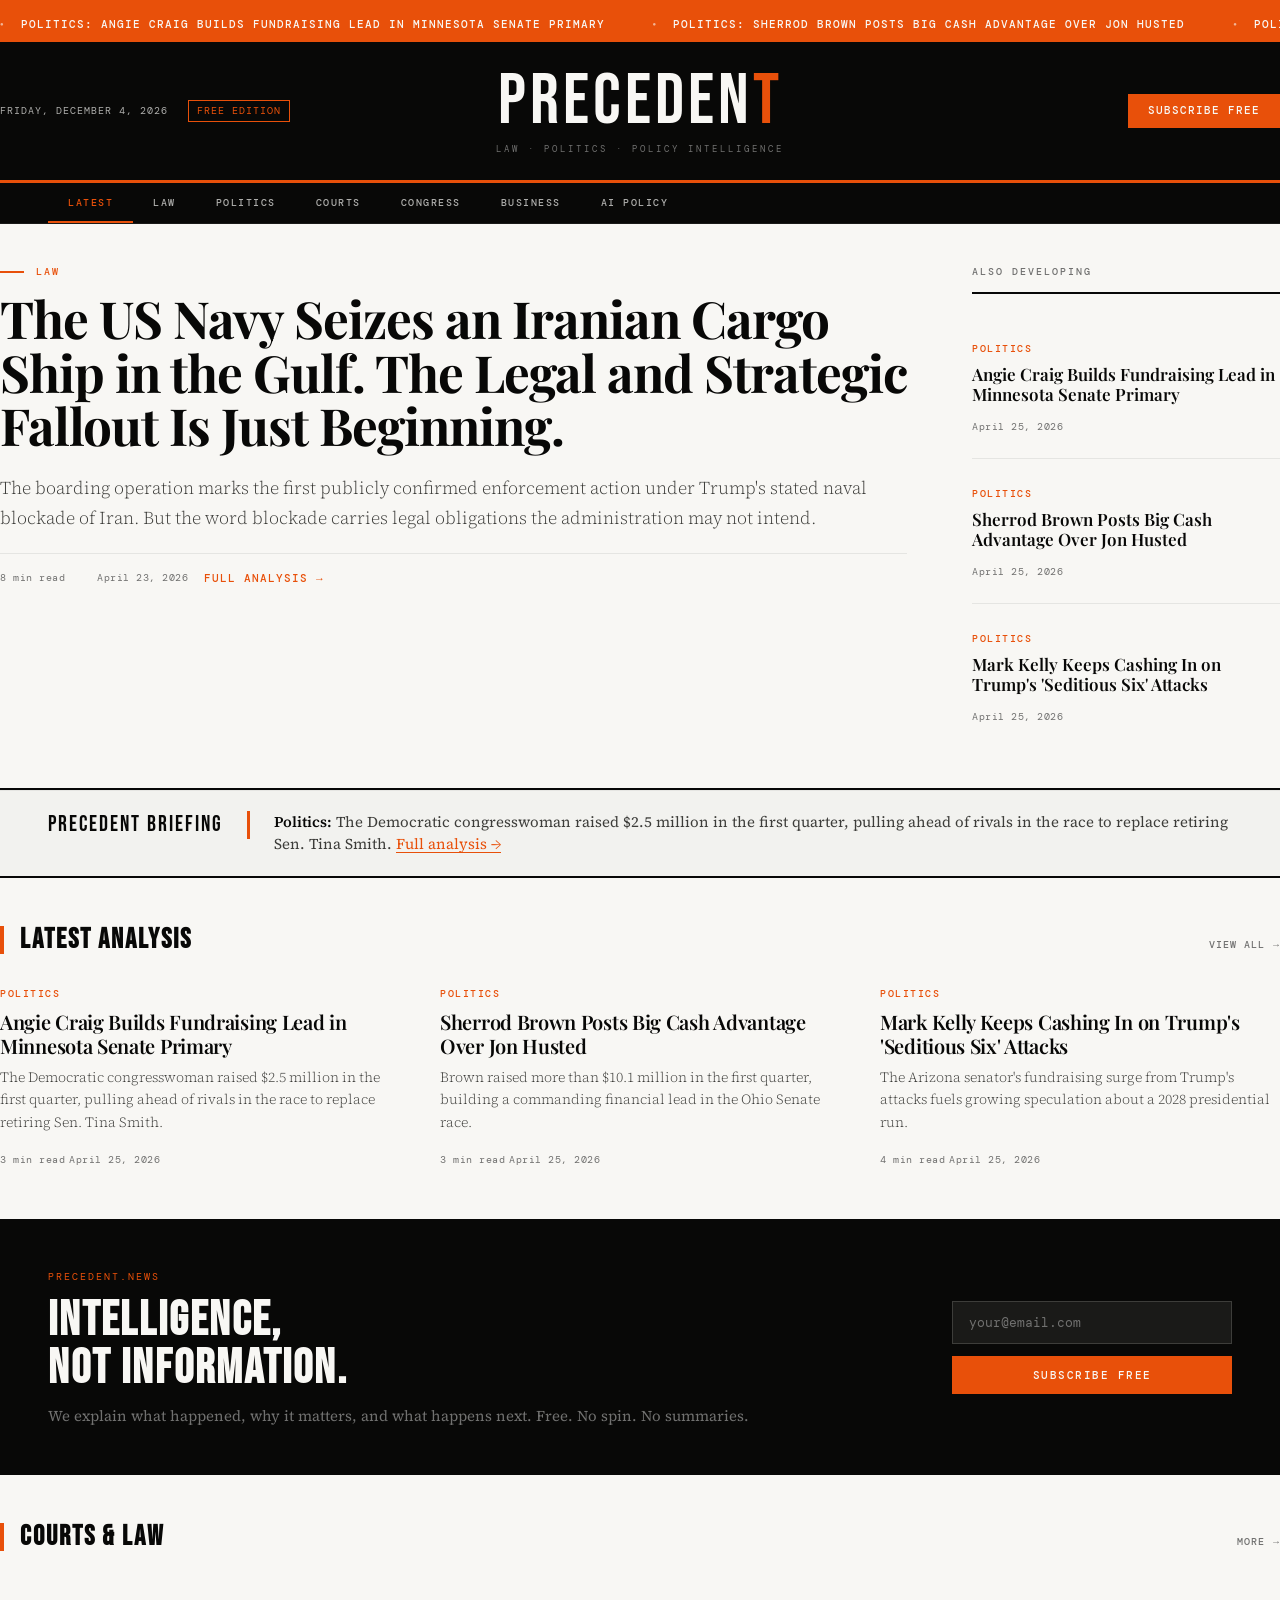
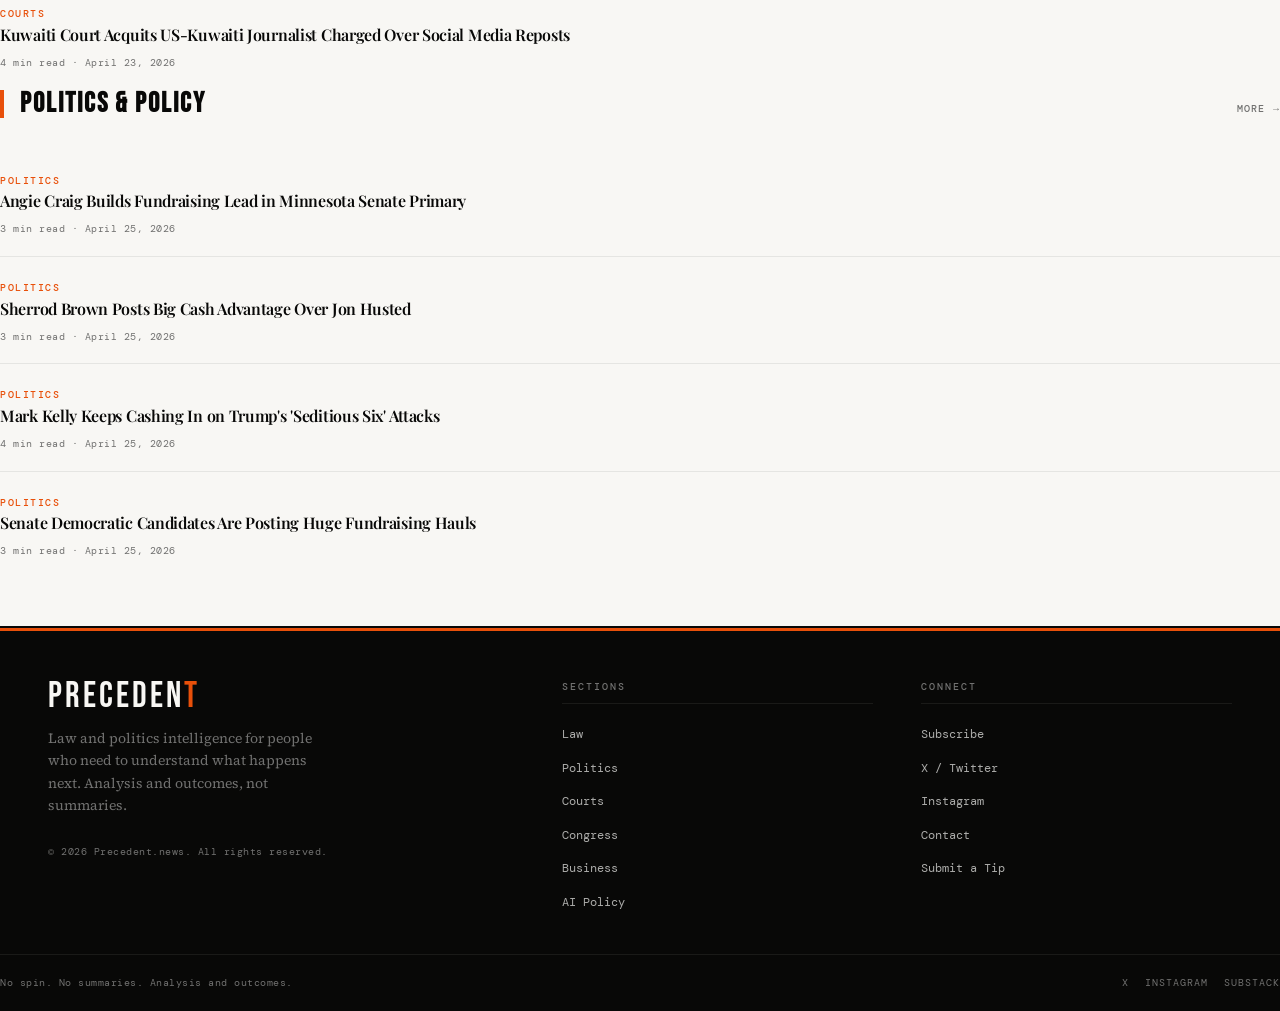
<file: index.html>
<!DOCTYPE html>
<html lang="en">
<head>
  <meta charset="UTF-8">
  <meta name="viewport" content="width=device-width, initial-scale=1.0">
  <meta name="description" content="Precedent.news — Law, politics, and policy intelligence. Analysis and outcomes, not summaries.">
  <meta name="theme-color" content="#080807">
  <meta property="og:title" content="Precedent.news">
  <meta property="og:description" content="Law, politics, and policy intelligence. Analysis and outcomes, not summaries.">
  <meta property="og:type" content="website">
  <meta property="og:url" content="https://precedent.news">
  <meta name="twitter:card" content="summary_large_image">
  <meta name="twitter:site" content="@precedentbrief">
  <title>Precedent.news — Law, Politics, and Policy Intelligence</title>
  <link rel="stylesheet" href="src/styles/tokens.css">
  <link rel="stylesheet" href="src/styles/base.css">
  <link rel="stylesheet" href="src/styles/main.css">
</head>
<body>

  <a class="skip-link" href="#main-content">Skip to content</a>

  <!-- BREAKING TICKER -->
  <div class="ticker" aria-label="Breaking news ticker">
    <div id="ticker-track"></div>
  </div>

  <!-- MASTHEAD -->
  <header class="masthead" role="banner">
    <div class="masthead__inner wrap">
      <div class="masthead__left">
        <span class="masthead__date"></span>
        <span class="masthead__edition">Free Edition</span>
      </div>
      <div class="masthead__brand">
        <div class="masthead__name">Preceden<em>t</em></div>
        <div class="masthead__tagline">Law &middot; Politics &middot; Policy Intelligence</div>
      </div>
      <div class="masthead__right">
        <a class="masthead__subscribe" href="#subscribe">Subscribe Free</a>
      </div>
    </div>
  </header>

  <!-- NAVIGATION -->
  <nav class="site-nav" aria-label="Main navigation">
    <div class="site-nav__inner wrap">
      <a class="site-nav__link site-nav__link--active" href="/">Latest</a>
      <a class="site-nav__link" href="/pages/section.html?s=law">Law</a>
      <a class="site-nav__link" href="/pages/section.html?s=politics">Politics</a>
      <a class="site-nav__link" href="/pages/section.html?s=courts">Courts</a>
      <a class="site-nav__link" href="/pages/section.html?s=congress">Congress</a>
      <a class="site-nav__link" href="/pages/section.html?s=business">Business</a>
      <a class="site-nav__link" href="/pages/section.html?s=ai-policy">AI Policy</a>
    </div>
  </nav>

  <main id="main-content">

    <!-- HERO -->
    <section class="hero wrap" aria-labelledby="lead-story-title">
      <div id="hero-container"></div>
    </section>

    <!-- BRIEFING BAR -->
    <div class="briefing-bar" id="briefing-bar" role="complementary" aria-label="Precedent briefing"></div>

    <!-- LATEST ANALYSIS -->
    <section class="feed wrap" aria-labelledby="latest-title">
      <div class="section-hd" data-reveal>
        <h2 class="section-hd__title" id="latest-title">Latest Analysis</h2>
        <a class="section-hd__link" href="/pages/latest.html">View all</a>
      </div>
      <div class="feed__grid-3" id="latest-feed"></div>
    </section>

    <!-- SUBSCRIBE -->
    <section class="subscribe-block" id="subscribe" aria-labelledby="subscribe-title">
      <div class="subscribe-block__inner wrap">
        <div class="subscribe-block__copy">
          <div class="subscribe-block__eyebrow">Precedent.news</div>
          <h2 class="subscribe-block__title" id="subscribe-title">Intelligence,<br>not information.</h2>
          <p class="subscribe-block__sub">We explain what happened, why it matters, and what happens next. Free. No spin. No summaries.</p>
        </div>
        <form class="subscribe-block__form" onsubmit="handleSubscribe(event)">
          <input
            class="subscribe-block__input"
            type="email"
            placeholder="your@email.com"
            required
            aria-label="Email address"
          >
          <button class="subscribe-block__btn" type="submit">Subscribe Free</button>
        </form>
      </div>
    </section>

    <!-- CATEGORY COLUMNS -->
    <section class="feed wrap" aria-labelledby="courts-title" style="padding-top: var(--s12);">
      <div class="two-col">
        <div>
          <div class="section-hd" data-reveal>
            <h2 class="section-hd__title" id="courts-title">Courts &amp; Law</h2>
            <a class="section-hd__link" href="/pages/section.html?s=courts">More</a>
          </div>
          <div id="courts-feed"></div>
        </div>
        <div>
          <div class="section-hd" data-reveal>
            <h2 class="section-hd__title" id="politics-title">Politics &amp; Policy</h2>
            <a class="section-hd__link" href="/pages/section.html?s=politics">More</a>
          </div>
          <div id="politics-feed"></div>
        </div>
      </div>
    </section>

  </main>

  <!-- FOOTER -->
  <footer class="site-footer" role="contentinfo">
    <div class="footer__grid wrap">
      <div class="footer__brand">
        <div class="footer__brand-name">Preceden<span>t</span></div>
        <p class="footer__brand-desc">Law and politics intelligence for people who need to understand what happens next. Analysis and outcomes, not summaries.</p>
        <span class="footer__copy">&copy; 2026 Precedent.news. All rights reserved.</span>
      </div>
      <div>
        <div class="footer__col-title">Sections</div>
        <ul class="footer__links">
          <li><a href="/pages/section.html?s=law">Law</a></li>
          <li><a href="/pages/section.html?s=politics">Politics</a></li>
          <li><a href="/pages/section.html?s=courts">Courts</a></li>
          <li><a href="/pages/section.html?s=congress">Congress</a></li>
          <li><a href="/pages/section.html?s=business">Business</a></li>
          <li><a href="/pages/section.html?s=ai-policy">AI Policy</a></li>
        </ul>
      </div>
      <div>
        <div class="footer__col-title">Connect</div>
        <ul class="footer__links">
          <li><a href="#subscribe">Subscribe</a></li>
          <li><a href="https://x.com/precedentbrief" target="_blank" rel="noopener">X / Twitter</a></li>
          <li><a href="https://instagram.com/precedentbrief" target="_blank" rel="noopener">Instagram</a></li>
          <li><a href="mailto:hello@precedent.news">Contact</a></li>
          <li><a href="mailto:tips@precedent.news">Submit a Tip</a></li>
        </ul>
      </div>
    </div>
    <div class="footer__bottom wrap">
      <span class="footer__copy">No spin. No summaries. Analysis and outcomes.</span>
      <div class="footer__social">
        <a href="https://x.com/precedentbrief" target="_blank" rel="noopener">X</a>
        <a href="https://instagram.com/precedentbrief" target="_blank" rel="noopener">Instagram</a>
        <a href="https://precedentbrief.substack.com" target="_blank" rel="noopener">Substack</a>
      </div>
    </div>
  </footer>

  <script type="module" src="src/scripts/main.js"></script>
  <script>
    function handleSubscribe(e) {
      e.preventDefault();
      const email = e.target.querySelector('input').value;
      window.open(`https://precedentbrief.substack.com?email=${encodeURIComponent(email)}`, '_blank');
    }
  </script>

</body>
</html>
</file>
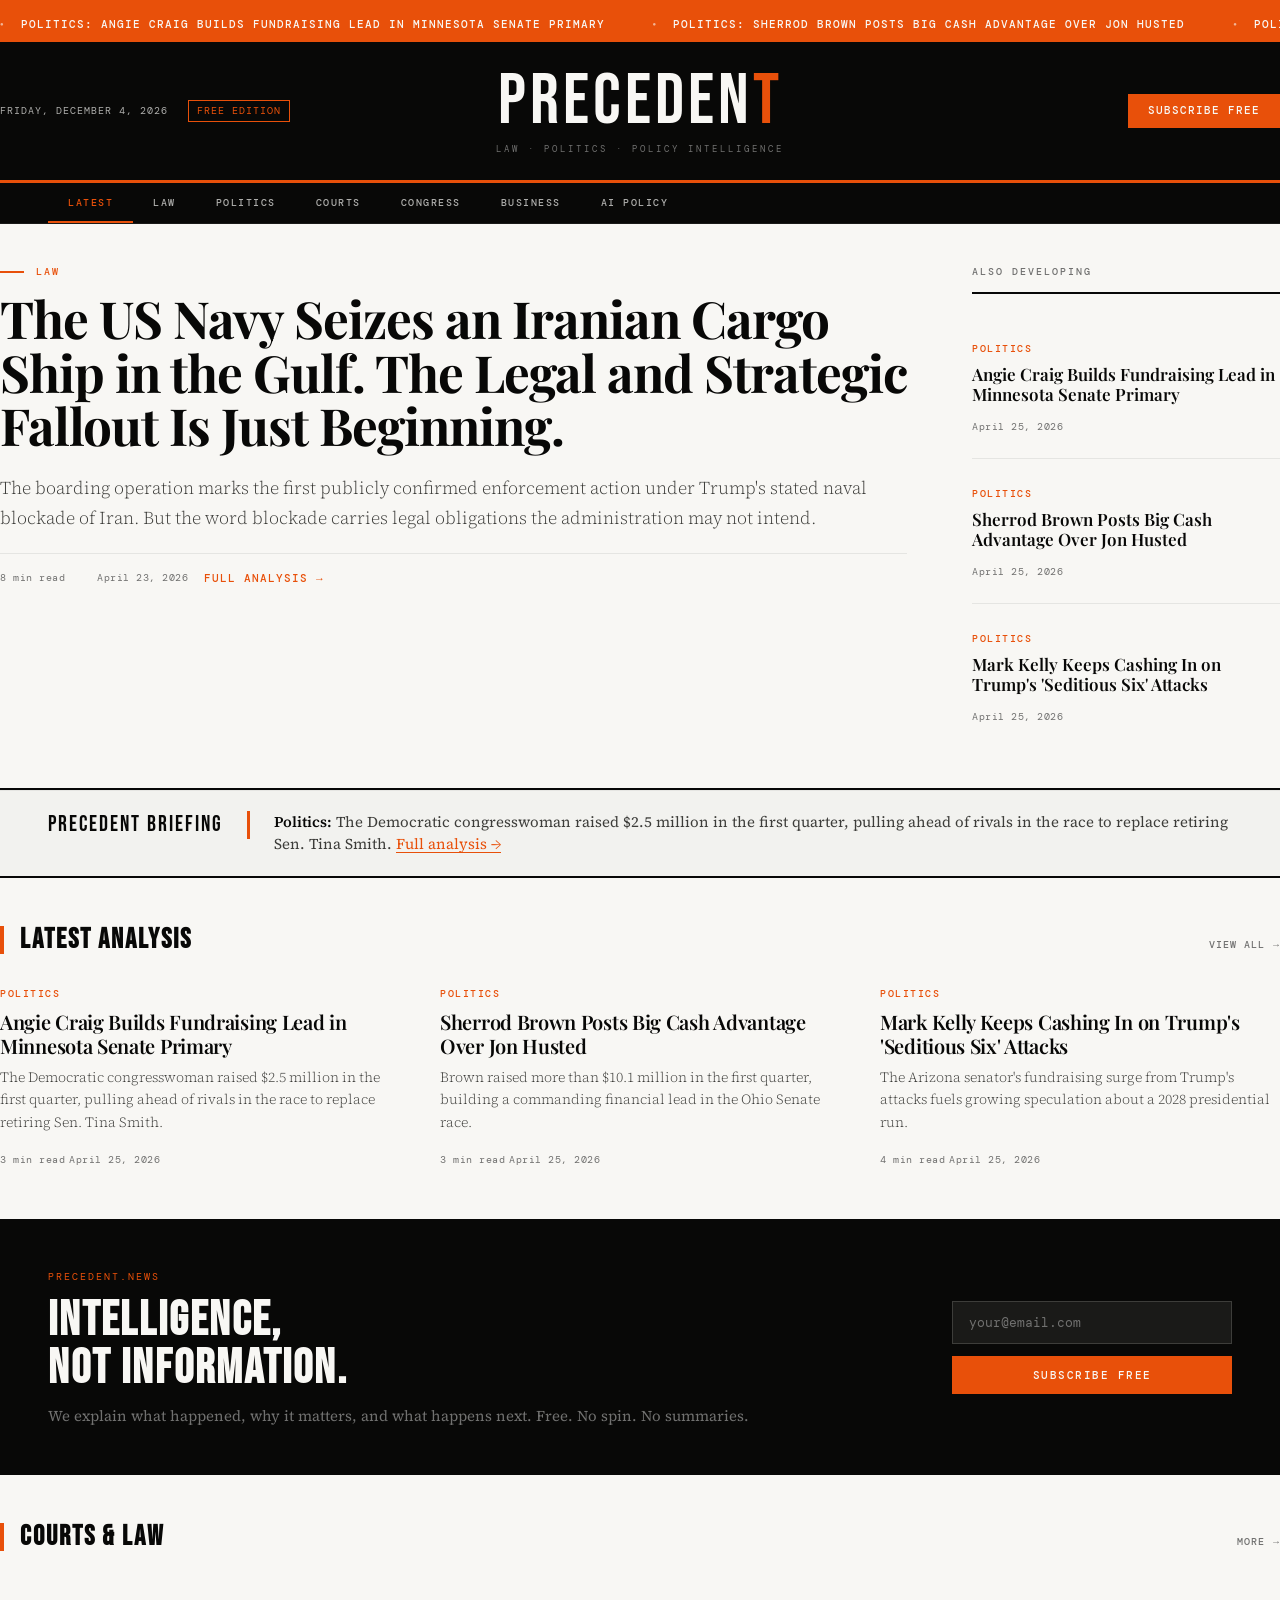
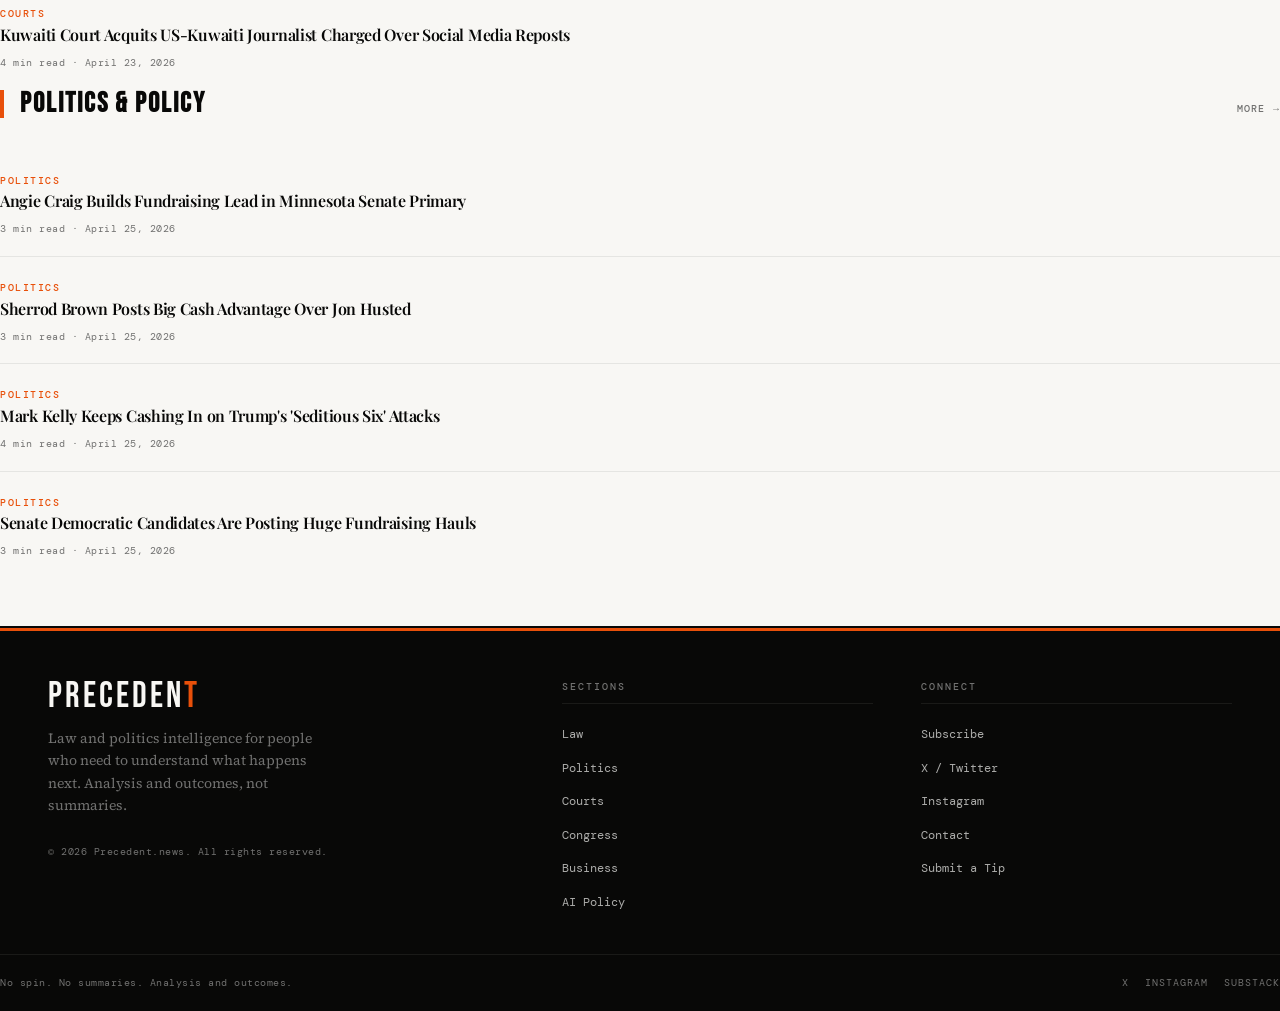
<file: pages/article-template.html>
<!DOCTYPE html>
<html lang="en">
<head>
  <meta charset="UTF-8">
  <meta name="viewport" content="width=device-width, initial-scale=1.0">
  <title>Precedent.news</title>
  <meta property="og:site_name" content="Precedent.news">
  <meta property="og:type" content="article">
  <meta property="og:title" content="Precedent.news">
  <meta property="og:description" content="Law, politics, and policy intelligence. Analysis and outcomes, not summaries.">
  <meta property="og:image" content="">
  <meta property="og:url" content="">
  <meta name="twitter:card" content="summary_large_image">
  <meta name="twitter:site" content="@precedentbrief">
  <meta name="twitter:title" content="Precedent.news">
  <meta name="twitter:description" content="Law, politics, and policy intelligence. Analysis and outcomes, not summaries.">
  <meta name="twitter:image" content="">
  <link rel="stylesheet" href="../src/styles/tokens.css">
  <link rel="stylesheet" href="../src/styles/base.css">
  <link rel="stylesheet" href="../src/styles/main.css">
  <style>
    .article-wrap {
      max-width: var(--content-w);
      margin: 0 auto;
      padding: var(--s12) var(--gutter) var(--s20);
    }
    .related {
      border-top: 3px solid var(--black);
      padding: var(--s12) 0 var(--s16);
    }
  </style>
</head>
<body>

  <a class="skip-link" href="#article-content">Skip to content</a>

  <header class="masthead" role="banner">
    <div class="masthead__inner wrap">
      <div class="masthead__left">
        <span class="masthead__date"></span>
        <span class="masthead__edition">Free Edition</span>
      </div>
      <div class="masthead__brand">
        <a href="/" style="color:inherit;">
          <div class="masthead__name">Preceden<em>t</em></div>
          <div class="masthead__tagline">Law &middot; Politics &middot; Policy Intelligence</div>
        </a>
      </div>
      <div class="masthead__right">
        <a class="masthead__subscribe" href="/#subscribe">Subscribe Free</a>
      </div>
    </div>
  </header>

  <nav class="site-nav" aria-label="Main navigation">
    <div class="site-nav__inner wrap">
      <a class="site-nav__link" href="/">Latest</a>
      <a class="site-nav__link" href="/pages/section.html?s=law">Law</a>
      <a class="site-nav__link" href="/pages/section.html?s=politics">Politics</a>
      <a class="site-nav__link" href="/pages/section.html?s=courts">Courts</a>
      <a class="site-nav__link" href="/pages/section.html?s=congress">Congress</a>
      <a class="site-nav__link" href="/pages/section.html?s=business">Business</a>
      <a class="site-nav__link" href="/pages/section.html?s=ai-policy">AI Policy</a>
    </div>
  </nav>

  <main id="main-content">
    <article class="article-page">
      <div class="article-wrap">
        <div id="article-header" class="article-header"></div>
        <div id="article-content" class="article-body"></div>
      </div>
    </article>
    <section class="related wrap" aria-labelledby="related-title">
      <div class="section-hd">
        <h2 class="section-hd__title" id="related-title">More Analysis</h2>
        <a class="section-hd__link" href="/">View all</a>
      </div>
      <div class="feed__grid-3" id="related-feed"></div>
    </section>
  </main>

  <footer class="site-footer" role="contentinfo">
    <div class="footer__grid wrap">
      <div class="footer__brand">
        <div class="footer__brand-name">Preceden<span>t</span></div>
        <p class="footer__brand-desc">Law and politics intelligence for people who need to understand what happens next. Analysis and outcomes, not summaries.</p>
        <span class="footer__copy">&copy; 2026 Precedent.news. All rights reserved.</span>
      </div>
      <div>
        <div class="footer__col-title">Sections</div>
        <ul class="footer__links">
          <li><a href="/pages/section.html?s=law">Law</a></li>
          <li><a href="/pages/section.html?s=politics">Politics</a></li>
          <li><a href="/pages/section.html?s=courts">Courts</a></li>
          <li><a href="/pages/section.html?s=congress">Congress</a></li>
          <li><a href="/pages/section.html?s=business">Business</a></li>
          <li><a href="/pages/section.html?s=ai-policy">AI Policy</a></li>
        </ul>
      </div>
      <div>
        <div class="footer__col-title">Connect</div>
        <ul class="footer__links">
          <li><a href="/#subscribe">Subscribe</a></li>
          <li><a href="https://x.com/precedentbrief" target="_blank" rel="noopener">X / Twitter</a></li>
          <li><a href="mailto:hello@precedent.news">Contact</a></li>
          <li><a href="mailto:tips@precedent.news">Submit a Tip</a></li>
        </ul>
      </div>
    </div>
    <div class="footer__bottom wrap">
      <span class="footer__copy">No spin. No summaries. Analysis and outcomes.</span>
      <div class="footer__social">
        <a href="https://x.com/precedentbrief" target="_blank" rel="noopener">X</a>
        <a href="https://precedentbrief.substack.com" target="_blank" rel="noopener">Substack</a>
      </div>
    </div>
  </footer>

  <script type="module" src="../src/scripts/article.js"></script>
</body>
</html>
</file>
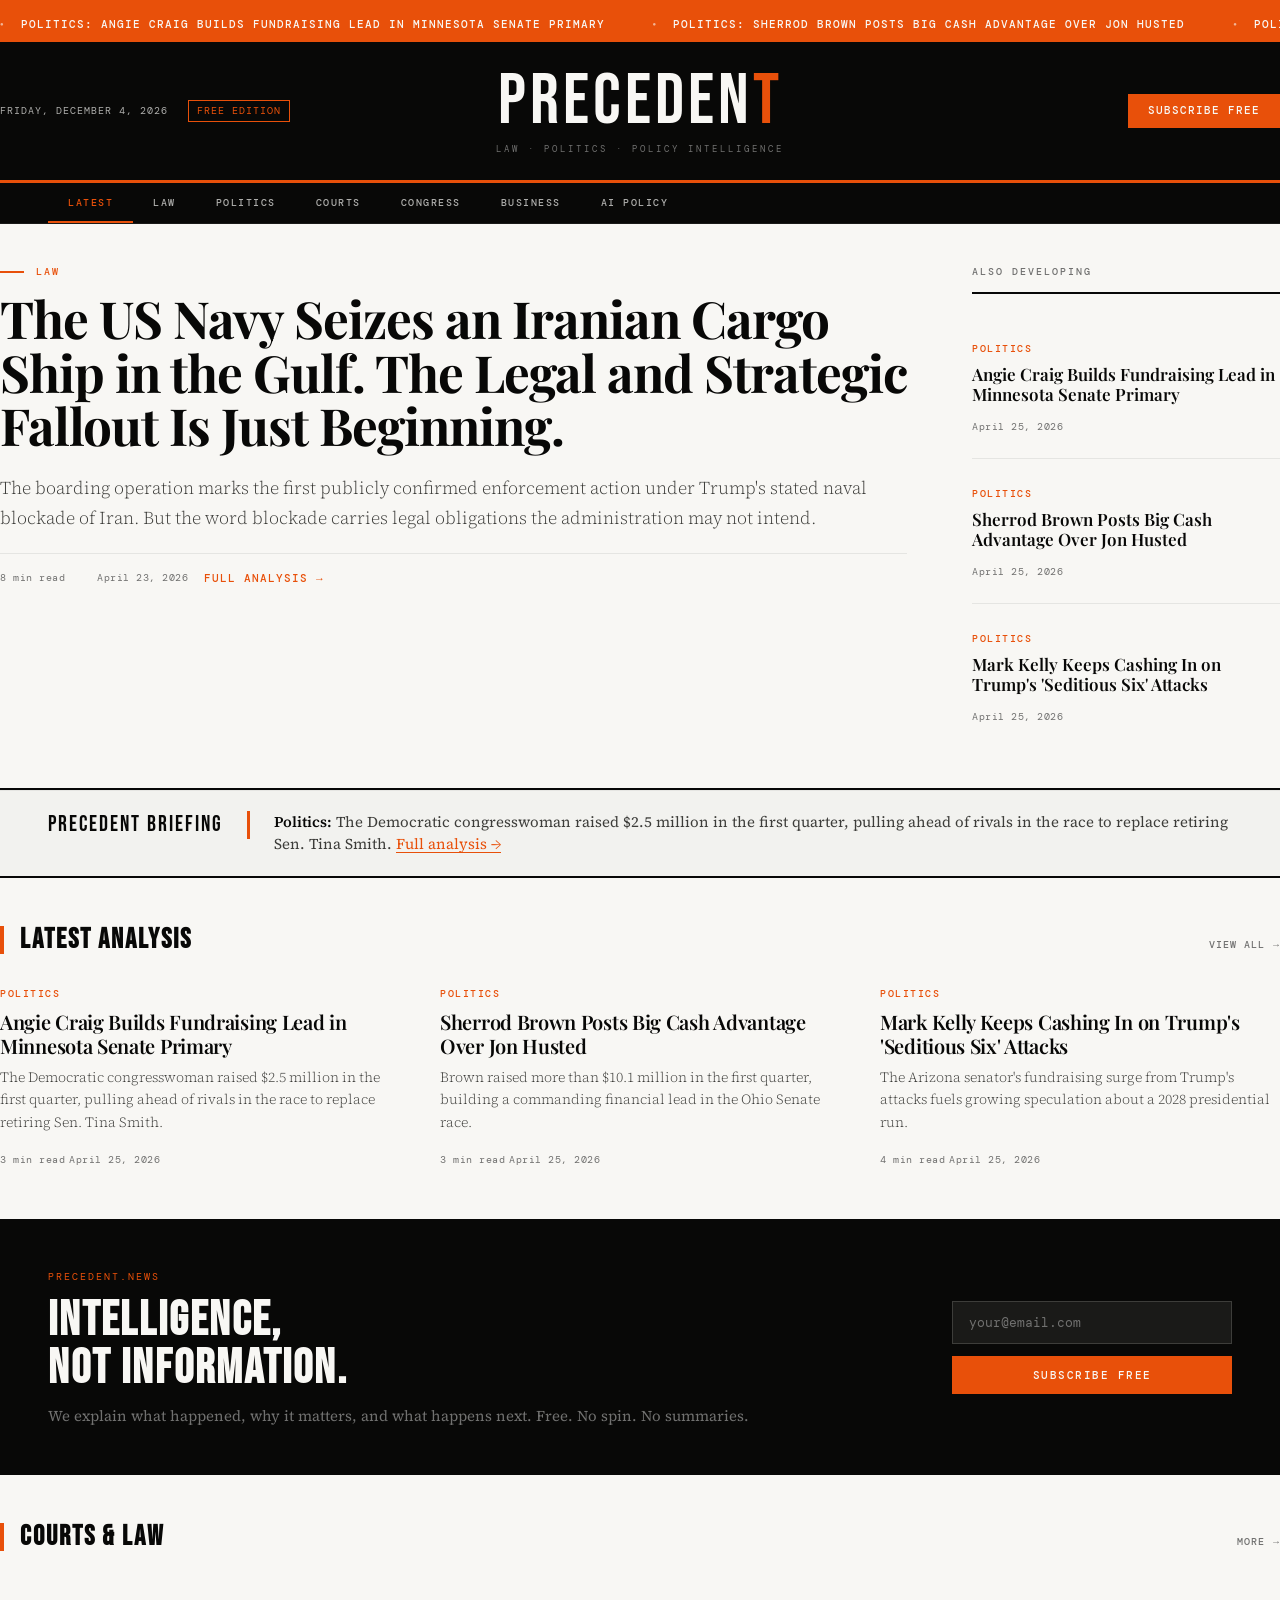
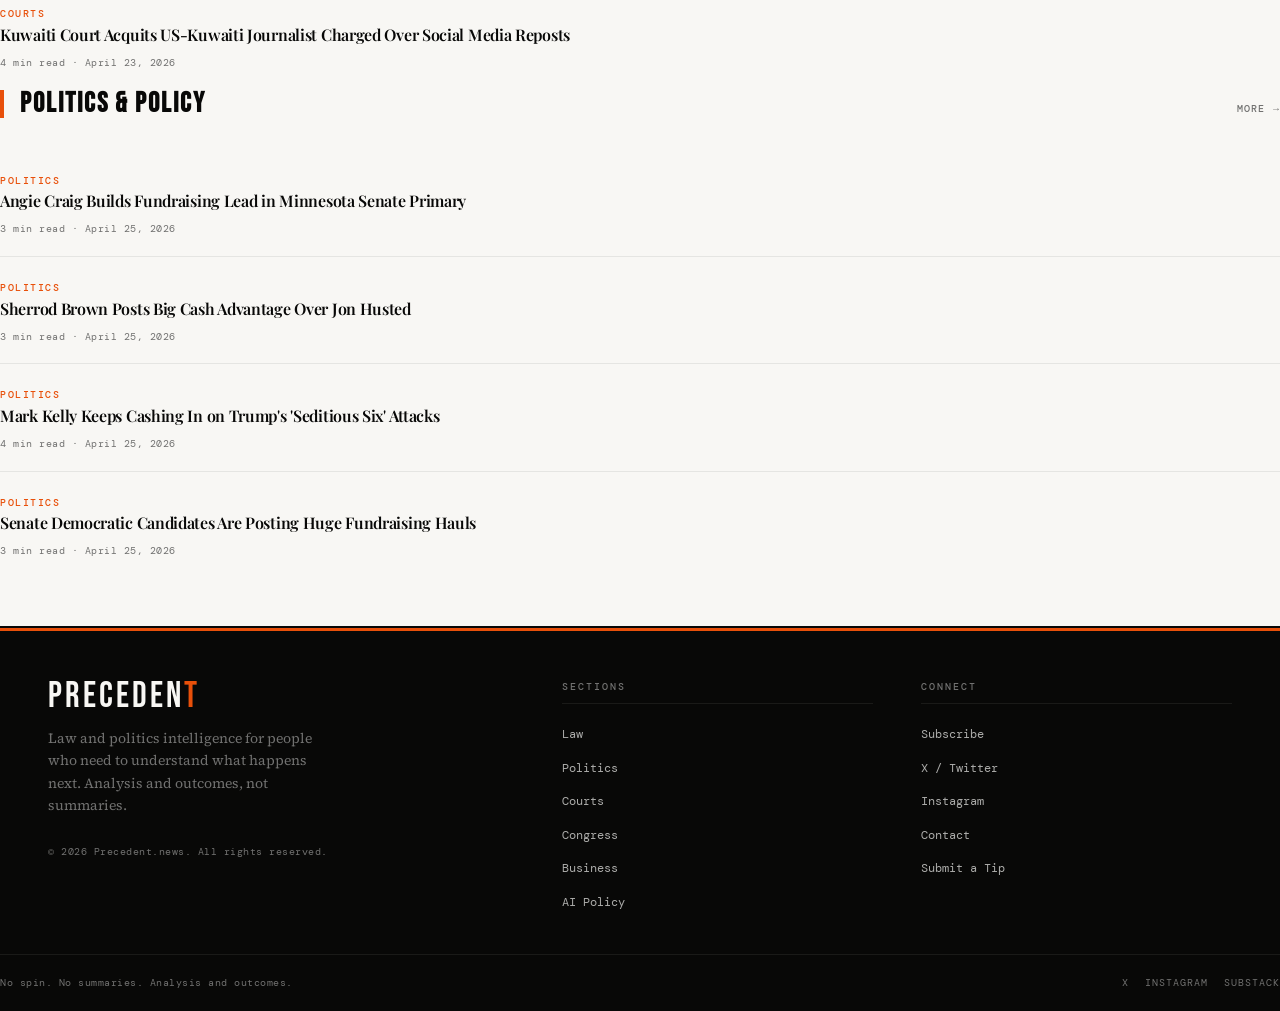
<file: pages/article.html>
<!DOCTYPE html>
<html lang="en">
<head>
  <meta charset="UTF-8">
  <meta name="viewport" content="width=device-width, initial-scale=1.0">
  <title>Precedent.news</title>
  <link rel="stylesheet" href="../src/styles/tokens.css">
  <link rel="stylesheet" href="../src/styles/base.css">
  <link rel="stylesheet" href="../src/styles/main.css">
  <style>
    .article-wrap {
      max-width: var(--content-w);
      margin: 0 auto;
      padding: var(--s12) var(--gutter) var(--s20);
    }
    .related {
      border-top: 3px solid var(--black);
      padding: var(--s12) 0 var(--s16);
    }
  </style>
</head>
<body>

  <a class="skip-link" href="#article-content">Skip to content</a>

  <header class="masthead" role="banner">
    <div class="masthead__inner wrap">
      <div class="masthead__left">
        <span class="masthead__date"></span>
        <span class="masthead__edition">Free Edition</span>
      </div>
      <div class="masthead__brand">
        <a href="/" style="color:inherit;">
          <div class="masthead__name">Preceden<em>t</em></div>
          <div class="masthead__tagline">Law &middot; Politics &middot; Policy Intelligence</div>
        </a>
      </div>
      <div class="masthead__right">
        <a class="masthead__subscribe" href="/#subscribe">Subscribe Free</a>
      </div>
    </div>
  </header>

  <nav class="site-nav" aria-label="Main navigation">
    <div class="site-nav__inner wrap">
      <a class="site-nav__link" href="/">Latest</a>
      <a class="site-nav__link" href="/pages/section.html?s=law">Law</a>
      <a class="site-nav__link" href="/pages/section.html?s=politics">Politics</a>
      <a class="site-nav__link" href="/pages/section.html?s=courts">Courts</a>
      <a class="site-nav__link" href="/pages/section.html?s=congress">Congress</a>
      <a class="site-nav__link" href="/pages/section.html?s=business">Business</a>
      <a class="site-nav__link" href="/pages/section.html?s=ai-policy">AI Policy</a>
    </div>
  </nav>

  <main id="main-content">
    <article class="article-page">
      <div class="article-wrap">
        <div id="article-header" class="article-header"></div>
        <div id="article-content" class="article-body"></div>
      </div>
    </article>
    <section class="related wrap" aria-labelledby="related-title">
      <div class="section-hd">
        <h2 class="section-hd__title" id="related-title">More Analysis</h2>
        <a class="section-hd__link" href="/">View all</a>
      </div>
      <div class="feed__grid-3" id="related-feed"></div>
    </section>
  </main>

  <footer class="site-footer" role="contentinfo">
    <div class="footer__grid wrap">
      <div class="footer__brand">
        <div class="footer__brand-name">Preceden<span>t</span></div>
        <p class="footer__brand-desc">Law and politics intelligence for people who need to understand what happens next. Analysis and outcomes, not summaries.</p>
        <span class="footer__copy">&copy; 2026 Precedent.news. All rights reserved.</span>
      </div>
      <div>
        <div class="footer__col-title">Sections</div>
        <ul class="footer__links">
          <li><a href="/pages/section.html?s=law">Law</a></li>
          <li><a href="/pages/section.html?s=politics">Politics</a></li>
          <li><a href="/pages/section.html?s=courts">Courts</a></li>
          <li><a href="/pages/section.html?s=congress">Congress</a></li>
          <li><a href="/pages/section.html?s=business">Business</a></li>
          <li><a href="/pages/section.html?s=ai-policy">AI Policy</a></li>
        </ul>
      </div>
      <div>
        <div class="footer__col-title">Connect</div>
        <ul class="footer__links">
          <li><a href="/#subscribe">Subscribe</a></li>
          <li><a href="https://x.com/precedentbrief" target="_blank" rel="noopener">X / Twitter</a></li>
          <li><a href="mailto:hello@precedent.news">Contact</a></li>
          <li><a href="mailto:tips@precedent.news">Submit a Tip</a></li>
        </ul>
      </div>
    </div>
    <div class="footer__bottom wrap">
      <span class="footer__copy">No spin. No summaries. Analysis and outcomes.</span>
      <div class="footer__social">
        <a href="https://x.com/precedentbrief" target="_blank" rel="noopener">X</a>
        <a href="https://precedentbrief.substack.com" target="_blank" rel="noopener">Substack</a>
      </div>
    </div>
  </footer>

  <script type="module" src="../src/scripts/article.js"></script>
</body>
</html>    </section>
  </main>

  <footer class="site-footer" role="contentinfo">
    <div class="footer__grid wrap">
      <div class="footer__brand">
        <div class="footer__brand-name">Preceden<span>t</span></div>
        <p class="footer__brand-desc">Law and politics intelligence for people who need to understand what happens next. Analysis and outcomes, not summaries.</p>
        <span class="footer__copy">&copy; 2026 Precedent.news. All rights reserved.</span>
      </div>
      <div>
        <div class="footer__col-title">Sections</div>
        <ul class="footer__links">
          <li><a href="/pages/section.html?s=law">Law</a></li>
          <li><a href="/pages/section.html?s=politics">Politics</a></li>
          <li><a href="/pages/section.html?s=courts">Courts</a></li>
          <li><a href="/pages/section.html?s=congress">Congress</a></li>
          <li><a href="/pages/section.html?s=business">Business</a></li>
          <li><a href="/pages/section.html?s=ai-policy">AI Policy</a></li>
        </ul>
      </div>
      <div>
        <div class="footer__col-title">Connect</div>
        <ul class="footer__links">
          <li><a href="/#subscribe">Subscribe</a></li>
          <li><a href="https://x.com/precedentbrief" target="_blank" rel="noopener">X / Twitter</a></li>
          <li><a href="mailto:hello@precedent.news">Contact</a></li>
          <li><a href="mailto:tips@precedent.news">Submit a Tip</a></li>
        </ul>
      </div>
    </div>
    <div class="footer__bottom wrap">
      <span class="footer__copy">No spin. No summaries. Analysis and outcomes.</span>
      <div class="footer__social">
        <a href="https://x.com/precedentbrief" target="_blank" rel="noopener">X</a>
        <a href="https://precedentbrief.substack.com" target="_blank" rel="noopener">Substack</a>
      </div>
    </div>
  </footer>

  <script type="module" src="../src/scripts/article.js"></script>
</body>
</html>
</file>
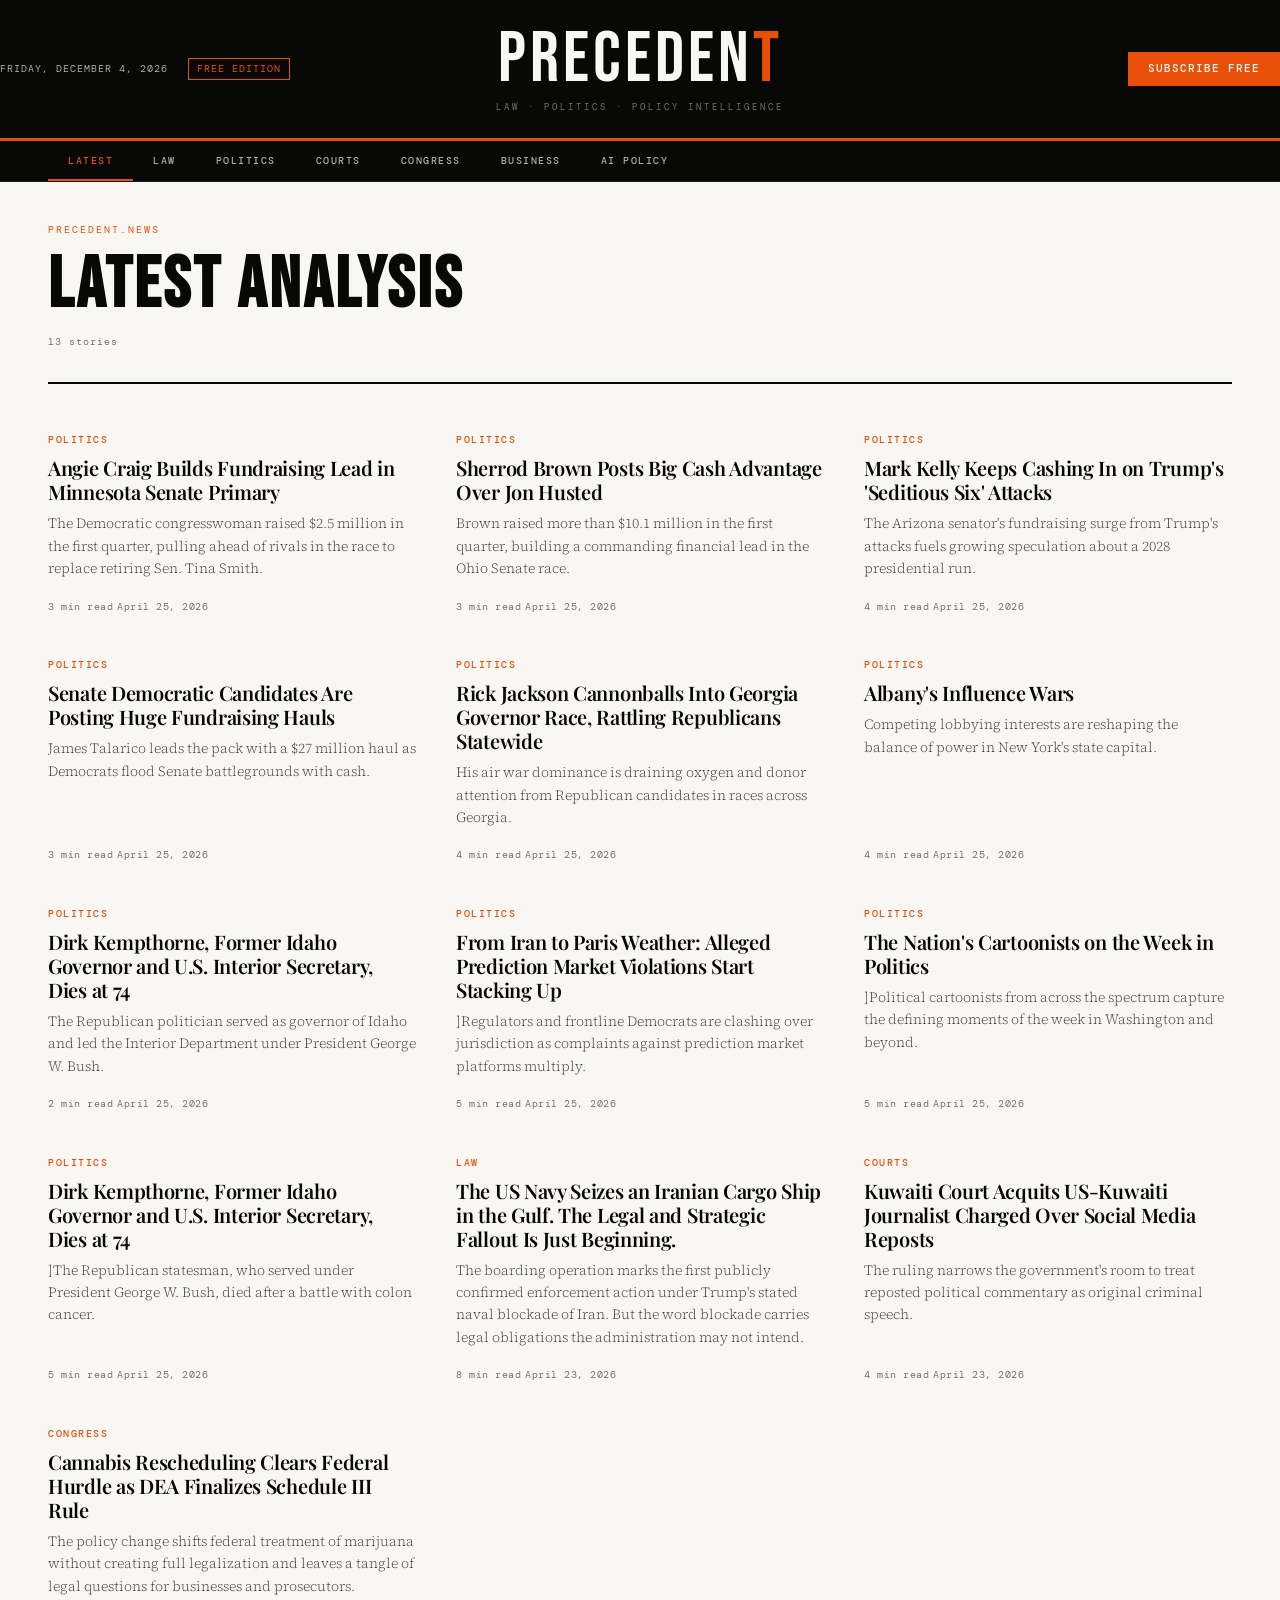
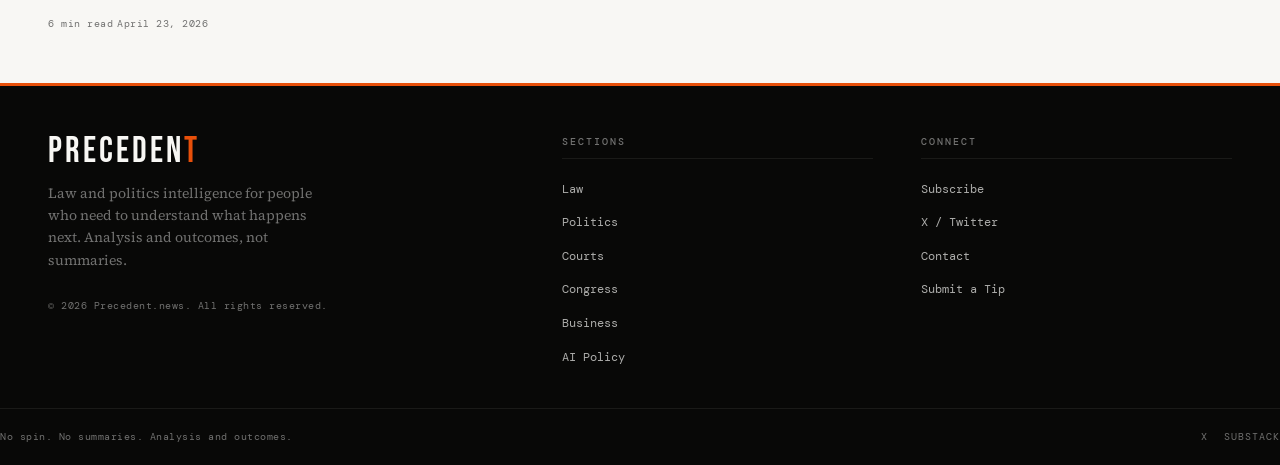
<file: pages/latest.html>
<!DOCTYPE html>
<html lang="en">
<head>
  <meta charset="UTF-8">
  <meta name="viewport" content="width=device-width, initial-scale=1.0">
  <title>Latest Analysis — Precedent.news</title>
  <link rel="stylesheet" href="../src/styles/tokens.css">
  <link rel="stylesheet" href="../src/styles/base.css">
  <link rel="stylesheet" href="../src/styles/main.css">
  <style>
    .page-header {
      border-bottom: var(--border-heavy);
      padding: var(--s10) 0 var(--s8);
    }
    .page-header__eyebrow {
      font-family: var(--font-ui);
      font-size: 10px;
      color: var(--orange);
      letter-spacing: 2px;
      text-transform: uppercase;
      margin-bottom: var(--s3);
    }
    .page-header__title {
      font-family: var(--font-headline);
      font-size: clamp(36px, 6vw, 72px);
      letter-spacing: 3px;
      text-transform: uppercase;
      color: var(--black);
      line-height: 1;
    }
    .page-header__count {
      font-family: var(--font-ui);
      font-size: 10px;
      color: var(--gray-50);
      letter-spacing: 1px;
      margin-top: var(--s3);
    }
    .latest-grid {
      display: grid;
      grid-template-columns: repeat(3, 1fr);
      gap: var(--s10);
      padding: var(--s12) 0;
    }
    @media (max-width: 1024px) {
      .latest-grid { grid-template-columns: repeat(2, 1fr); }
    }
    @media (max-width: 768px) {
      .latest-grid { grid-template-columns: 1fr; }
    }
  </style>
</head>
<body>

  <a class="skip-link" href="#main-content">Skip to content</a>

  <header class="masthead" role="banner">
    <div class="masthead__inner wrap">
      <div class="masthead__left">
        <span class="masthead__date"></span>
        <span class="masthead__edition">Free Edition</span>
      </div>
      <div class="masthead__brand">
        <a href="/" style="color:inherit;">
          <div class="masthead__name">Preceden<em>t</em></div>
          <div class="masthead__tagline">Law &middot; Politics &middot; Policy Intelligence</div>
        </a>
      </div>
      <div class="masthead__right">
        <a class="masthead__subscribe" href="/#subscribe">Subscribe Free</a>
      </div>
    </div>
  </header>

  <nav class="site-nav" aria-label="Main navigation">
    <div class="site-nav__inner wrap">
      <a class="site-nav__link site-nav__link--active" href="/">Latest</a>
      <a class="site-nav__link" href="/pages/section.html?s=law">Law</a>
      <a class="site-nav__link" href="/pages/section.html?s=politics">Politics</a>
      <a class="site-nav__link" href="/pages/section.html?s=courts">Courts</a>
      <a class="site-nav__link" href="/pages/section.html?s=congress">Congress</a>
      <a class="site-nav__link" href="/pages/section.html?s=business">Business</a>
      <a class="site-nav__link" href="/pages/section.html?s=ai-policy">AI Policy</a>
    </div>
  </nav>

  <main id="main-content">
    <div class="wrap">
      <div class="page-header">
        <div class="page-header__eyebrow">Precedent.news</div>
        <h1 class="page-header__title">Latest Analysis</h1>
        <p class="page-header__count" id="article-count"></p>
      </div>
      <div class="latest-grid" id="latest-grid"></div>
    </div>
  </main>

  <footer class="site-footer" role="contentinfo">
    <div class="footer__grid wrap">
      <div class="footer__brand">
        <div class="footer__brand-name">Preceden<span>t</span></div>
        <p class="footer__brand-desc">Law and politics intelligence for people who need to understand what happens next. Analysis and outcomes, not summaries.</p>
        <span class="footer__copy">&copy; 2026 Precedent.news. All rights reserved.</span>
      </div>
      <div>
        <div class="footer__col-title">Sections</div>
        <ul class="footer__links">
          <li><a href="/pages/section.html?s=law">Law</a></li>
          <li><a href="/pages/section.html?s=politics">Politics</a></li>
          <li><a href="/pages/section.html?s=courts">Courts</a></li>
          <li><a href="/pages/section.html?s=congress">Congress</a></li>
          <li><a href="/pages/section.html?s=business">Business</a></li>
          <li><a href="/pages/section.html?s=ai-policy">AI Policy</a></li>
        </ul>
      </div>
      <div>
        <div class="footer__col-title">Connect</div>
        <ul class="footer__links">
          <li><a href="/#subscribe">Subscribe</a></li>
          <li><a href="https://x.com/precedentbrief" target="_blank" rel="noopener">X / Twitter</a></li>
          <li><a href="mailto:hello@precedent.news">Contact</a></li>
          <li><a href="mailto:tips@precedent.news">Submit a Tip</a></li>
        </ul>
      </div>
    </div>
    <div class="footer__bottom wrap">
      <span class="footer__copy">No spin. No summaries. Analysis and outcomes.</span>
      <div class="footer__social">
        <a href="https://x.com/precedentbrief" target="_blank" rel="noopener">X</a>
        <a href="https://precedentbrief.substack.com" target="_blank" rel="noopener">Substack</a>
      </div>
    </div>
  </footer>

  <script type="module">
    import { articles } from '../src/data/articles.js';
    import { renderCard } from '../src/scripts/render.js';

    document.addEventListener('DOMContentLoaded', () => {
      const dateEl = document.querySelector('.masthead__date');
      if (dateEl) {
        const opts = { weekday: 'long', year: 'numeric', month: 'long', day: 'numeric' };
        dateEl.textContent = new Date().toLocaleDateString('en-US', opts);
      }

      const grid = document.getElementById('latest-grid');
      const countEl = document.getElementById('article-count');

      if (countEl) {
        countEl.textContent = `${articles.length} ${articles.length === 1 ? 'story' : 'stories'}`;
      }

      if (grid) {
        grid.innerHTML = articles.map(a => renderCard(a)).join('');
      }
    });
  </script>

</body>
</html>
</file>
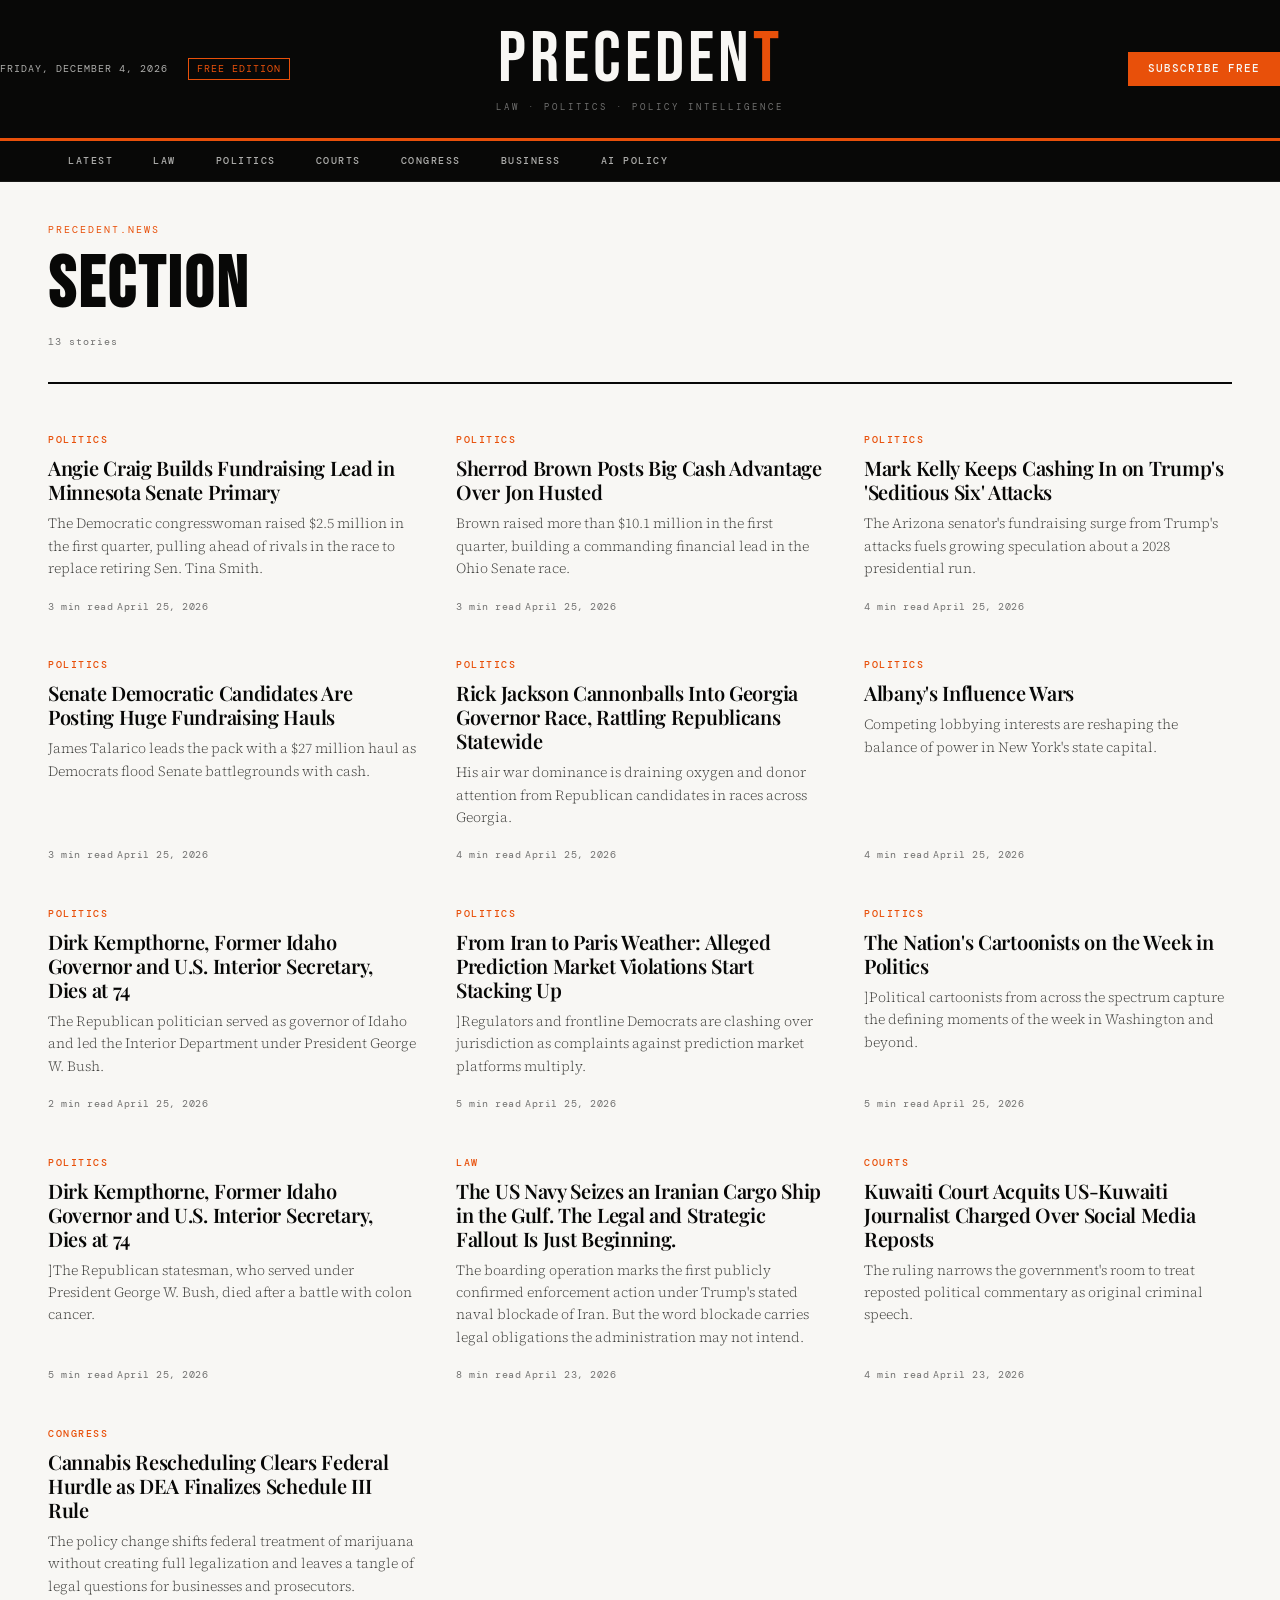
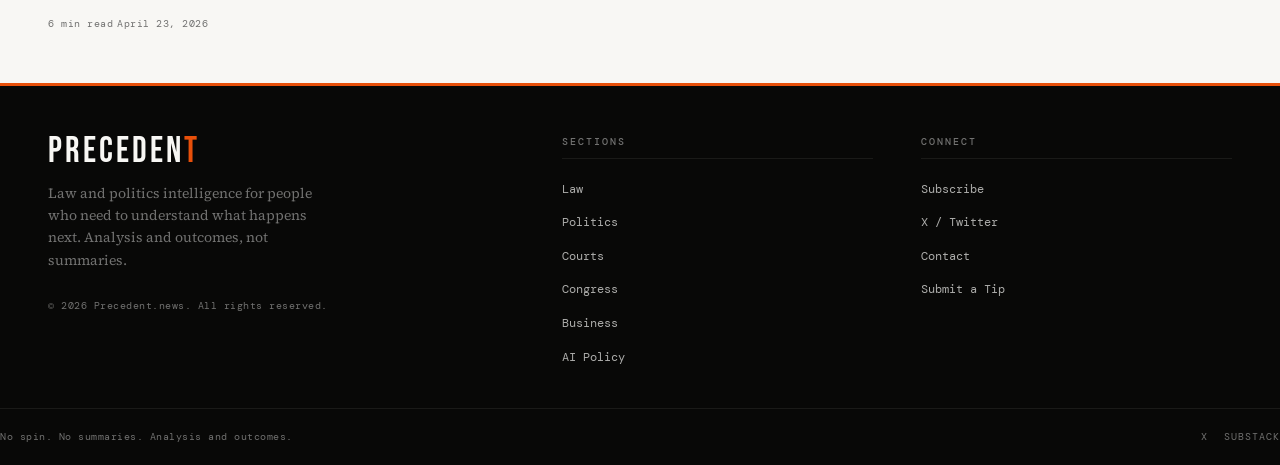
<file: pages/section.html>
<!DOCTYPE html>
<html lang="en">
<head>
  <meta charset="UTF-8">
  <meta name="viewport" content="width=device-width, initial-scale=1.0">
  <title>Section — Precedent.news</title>
  <link rel="stylesheet" href="../src/styles/tokens.css">
  <link rel="stylesheet" href="../src/styles/base.css">
  <link rel="stylesheet" href="../src/styles/main.css">
  <style>
    .page-header {
      border-bottom: var(--border-heavy);
      padding: var(--s10) 0 var(--s8);
    }
    .page-header__eyebrow {
      font-family: var(--font-ui);
      font-size: 10px;
      color: var(--orange);
      letter-spacing: 2px;
      text-transform: uppercase;
      margin-bottom: var(--s3);
    }
    .page-header__title {
      font-family: var(--font-headline);
      font-size: clamp(36px, 6vw, 72px);
      letter-spacing: 3px;
      text-transform: uppercase;
      color: var(--black);
      line-height: 1;
    }
    .page-header__count {
      font-family: var(--font-ui);
      font-size: 10px;
      color: var(--gray-50);
      letter-spacing: 1px;
      margin-top: var(--s3);
    }
    .section-grid {
      display: grid;
      grid-template-columns: repeat(3, 1fr);
      gap: var(--s10);
      padding: var(--s12) 0;
    }
    .empty-state {
      padding: var(--s20) 0;
      text-align: center;
      grid-column: 1 / -1;
    }
    .empty-state__text {
      font-family: var(--font-ui);
      font-size: 12px;
      color: var(--gray-50);
      letter-spacing: 1px;
      text-transform: uppercase;
      margin-bottom: var(--s4);
    }
    .empty-state__link {
      font-family: var(--font-ui);
      font-size: 11px;
      color: var(--orange);
      letter-spacing: 1px;
      text-transform: uppercase;
      text-decoration: underline;
    }
    @media (max-width: 1024px) {
      .section-grid { grid-template-columns: repeat(2, 1fr); }
    }
    @media (max-width: 768px) {
      .section-grid { grid-template-columns: 1fr; }
    }
  </style>
</head>
<body>

  <a class="skip-link" href="#main-content">Skip to content</a>

  <header class="masthead" role="banner">
    <div class="masthead__inner wrap">
      <div class="masthead__left">
        <span class="masthead__date"></span>
        <span class="masthead__edition">Free Edition</span>
      </div>
      <div class="masthead__brand">
        <a href="/" style="color:inherit;">
          <div class="masthead__name">Preceden<em>t</em></div>
          <div class="masthead__tagline">Law &middot; Politics &middot; Policy Intelligence</div>
        </a>
      </div>
      <div class="masthead__right">
        <a class="masthead__subscribe" href="/#subscribe">Subscribe Free</a>
      </div>
    </div>
  </header>

  <nav class="site-nav" aria-label="Main navigation">
    <div class="site-nav__inner wrap">
      <a class="site-nav__link" href="/">Latest</a>
      <a class="site-nav__link" href="/pages/section.html?s=law">Law</a>
      <a class="site-nav__link" href="/pages/section.html?s=politics">Politics</a>
      <a class="site-nav__link" href="/pages/section.html?s=courts">Courts</a>
      <a class="site-nav__link" href="/pages/section.html?s=congress">Congress</a>
      <a class="site-nav__link" href="/pages/section.html?s=business">Business</a>
      <a class="site-nav__link" href="/pages/section.html?s=ai-policy">AI Policy</a>
    </div>
  </nav>

  <main id="main-content">
    <div class="wrap">
      <div class="page-header">
        <div class="page-header__eyebrow">Precedent.news</div>
        <h1 class="page-header__title" id="section-title">Section</h1>
        <p class="page-header__count" id="article-count"></p>
      </div>
      <div class="section-grid" id="section-grid"></div>
    </div>
  </main>

  <footer class="site-footer" role="contentinfo">
    <div class="footer__grid wrap">
      <div class="footer__brand">
        <div class="footer__brand-name">Preceden<span>t</span></div>
        <p class="footer__brand-desc">Law and politics intelligence for people who need to understand what happens next. Analysis and outcomes, not summaries.</p>
        <span class="footer__copy">&copy; 2026 Precedent.news. All rights reserved.</span>
      </div>
      <div>
        <div class="footer__col-title">Sections</div>
        <ul class="footer__links">
          <li><a href="/pages/section.html?s=law">Law</a></li>
          <li><a href="/pages/section.html?s=politics">Politics</a></li>
          <li><a href="/pages/section.html?s=courts">Courts</a></li>
          <li><a href="/pages/section.html?s=congress">Congress</a></li>
          <li><a href="/pages/section.html?s=business">Business</a></li>
          <li><a href="/pages/section.html?s=ai-policy">AI Policy</a></li>
        </ul>
      </div>
      <div>
        <div class="footer__col-title">Connect</div>
        <ul class="footer__links">
          <li><a href="/#subscribe">Subscribe</a></li>
          <li><a href="https://x.com/precedentbrief" target="_blank" rel="noopener">X / Twitter</a></li>
          <li><a href="mailto:hello@precedent.news">Contact</a></li>
          <li><a href="mailto:tips@precedent.news">Submit a Tip</a></li>
        </ul>
      </div>
    </div>
    <div class="footer__bottom wrap">
      <span class="footer__copy">No spin. No summaries. Analysis and outcomes.</span>
      <div class="footer__social">
        <a href="https://x.com/precedentbrief" target="_blank" rel="noopener">X</a>
        <a href="https://precedentbrief.substack.com" target="_blank" rel="noopener">Substack</a>
      </div>
    </div>
  </footer>

  <script type="module">
    import { articles } from '../src/data/articles.js';
    import { renderCard } from '../src/scripts/render.js';

    const sectionLabels = {
      'law': 'Law',
      'politics': 'Politics',
      'courts': 'Courts',
      'congress': 'Congress',
      'business': 'Business',
      'ai-policy': 'AI Policy'
    };

    document.addEventListener('DOMContentLoaded', () => {
      const dateEl = document.querySelector('.masthead__date');
      if (dateEl) {
        const opts = { weekday: 'long', year: 'numeric', month: 'long', day: 'numeric' };
        dateEl.textContent = new Date().toLocaleDateString('en-US', opts);
      }

      const params = new URLSearchParams(window.location.search);
      const section = params.get('s');
      const label = sectionLabels[section] || 'Section';

      document.title = `${label} — Precedent.news`;
      document.getElementById('section-title').textContent = label;

      document.querySelectorAll('.site-nav__link').forEach(link => {
        if (link.href.includes(`s=${section}`)) {
          link.classList.add('site-nav__link--active');
        }
      });

      const grid = document.getElementById('section-grid');
      const countEl = document.getElementById('article-count');

      const filtered = section
        ? articles.filter(a => a.section === section)
        : articles;

      if (countEl) {
        countEl.textContent = `${filtered.length} ${filtered.length === 1 ? 'story' : 'stories'}`;
      }

      if (grid) {
        if (filtered.length === 0) {
          grid.innerHTML = `
            <div class="empty-state">
              <p class="empty-state__text">No stories in this section yet</p>
              <a class="empty-state__link" href="/pages/latest.html">View all stories</a>
            </div>
          `;
        } else {
          grid.innerHTML = filtered.map(a => renderCard(a)).join('');
        }
      }
    });
  </script>

</body>
</html>
</file>
<file: src/styles/tokens.css>
/**
 * Precedent.news — Design Tokens
 * Editorial Brutalism: stark, fast, authoritative
 */

:root {
  /* Color */
  --black:        #080807;
  --white:        #F8F7F4;
  --orange:       #E8500A;
  --orange-dark:  #B83D07;
  --orange-pale:  #FDF1EB;
  --gray-90:      #1A1A18;
  --gray-70:      #3D3D3A;
  --gray-50:      #717170;
  --gray-30:      #ADADAB;
  --gray-10:      #E5E5E2;
  --gray-05:      #F2F2EF;

  /* Typography */
  --font-headline: 'Bebas Neue', 'Arial Narrow', Arial, sans-serif;
  --font-display:  'Playfair Display', Georgia, serif;
  --font-body:     'Source Serif 4', Georgia, serif;
  --font-ui:       'DM Mono', 'Courier New', monospace;

  /* Layout */
  --max-w:      1280px;
  --content-w:  720px;
  --gutter:     clamp(20px, 4vw, 48px);

  /* Spacing */
  --s1: 4px;   --s2: 8px;   --s3: 12px;
  --s4: 16px;  --s5: 20px;  --s6: 24px;
  --s8: 32px;  --s10: 40px; --s12: 48px;
  --s16: 64px; --s20: 80px;

  /* Motion */
  --ease: cubic-bezier(0.22, 1, 0.36, 1);
  --fast: 150ms;
  --base: 250ms;
  --slow: 500ms;

  /* Borders */
  --border-heavy: 2px solid var(--black);
  --border-light: 1px solid var(--gray-10);
  --border-rule:  1px solid var(--gray-30);
}
</file>
<file: src/styles/base.css>
/**
 * Precedent.news — Base Reset & Global Styles
 */

@import url('https://fonts.googleapis.com/css2?family=Bebas+Neue&family=Playfair+Display:ital,wght@0,400;0,600;0,700;1,400;1,600&family=Source+Serif+4:ital,opsz,wght@0,8..60,300;0,8..60,400;0,8..60,500;1,8..60,400&family=DM+Mono:wght@300;400;500&display=swap');

*, *::before, *::after {
  margin: 0; padding: 0;
  box-sizing: border-box;
}

html {
  font-size: 16px;
  -webkit-font-smoothing: antialiased;
  scroll-behavior: smooth;
}

body {
  background: var(--white);
  color: var(--black);
  font-family: var(--font-body);
  line-height: 1.6;
  overflow-x: hidden;
}

a { color: inherit; text-decoration: none; }
img, svg { display: block; max-width: 100%; }
ul, ol { list-style: none; }

/* Selection */
::selection {
  background: var(--orange);
  color: var(--white);
}

/* Scrollbar */
::-webkit-scrollbar { width: 4px; }
::-webkit-scrollbar-track { background: var(--gray-05); }
::-webkit-scrollbar-thumb { background: var(--gray-30); }
::-webkit-scrollbar-thumb:hover { background: var(--orange); }

/* Focus */
:focus-visible {
  outline: 2px solid var(--orange);
  outline-offset: 2px;
}

/* Skip link */
.skip-link {
  position: absolute;
  top: -100%;
  left: var(--gutter);
  background: var(--orange);
  color: var(--white);
  font-family: var(--font-ui);
  font-size: 11px;
  padding: var(--s2) var(--s4);
  z-index: 9999;
  transition: top var(--fast);
}
.skip-link:focus { top: var(--s4); }

/* Container */
.wrap {
  max-width: var(--max-w);
  margin-inline: auto;
  padding-inline: var(--gutter);
}

/* Horizontal rules */
hr {
  border: none;
  border-top: var(--border-light);
}

/* Category label — shared utility */
.cat {
  font-family: var(--font-ui);
  font-size: 10px;
  font-weight: 500;
  letter-spacing: 1.5px;
  text-transform: uppercase;
  color: var(--orange);
}

/* Timestamp — shared utility */
.ts {
  font-family: var(--font-ui);
  font-size: 10px;
  color: var(--gray-50);
  letter-spacing: 0.5px;
}

/* Screen reader only */
.sr-only {
  position: absolute; width: 1px; height: 1px;
  padding: 0; margin: -1px; overflow: hidden;
  clip: rect(0,0,0,0); white-space: nowrap; border: 0;
}

/* Animations */
@keyframes slideDown {
  from { opacity: 0; transform: translateY(-8px); }
  to   { opacity: 1; transform: translateY(0); }
}
@keyframes fadeUp {
  from { opacity: 0; transform: translateY(16px); }
  to   { opacity: 1; transform: translateY(0); }
}
@keyframes ticker {
  from { transform: translateX(0); }
  to   { transform: translateX(-50%); }
}

@media (prefers-reduced-motion: reduce) {
  *, *::before, *::after {
    animation-duration: 0.01ms !important;
    transition-duration: 0.01ms !important;
  }
}
</file>
<file: src/styles/main.css>
/**
 * Precedent.news — Main Stylesheet
 * Layout, components, page styles
 *
 * Table of contents:
 *   1.  Breaking ticker
 *   2.  Masthead
 *   3.  Navigation
 *   4.  Hero grid
 *   5.  Article cards
 *   6.  Section headers
 *   7.  Feed layouts
 *   8.  Briefing bar
 *   9.  Subscribe block
 *   10. Article page
 *   11. Footer
 *   12. Responsive
 */


/* ============================================================
   1. BREAKING TICKER
   ============================================================ */

.ticker {
  background: var(--orange);
  padding: var(--s2) 0;
  overflow: hidden;
  white-space: nowrap;
}

.ticker__track {
  display: inline-flex;
  gap: var(--s12);
  animation: ticker 30s linear infinite;
}

.ticker__item {
  font-family: var(--font-ui);
  font-size: 11px;
  font-weight: 500;
  color: var(--white);
  letter-spacing: 1px;
  text-transform: uppercase;
  display: flex;
  align-items: center;
  gap: var(--s4);
}

.ticker__item::before {
  content: '●';
  font-size: 6px;
  opacity: 0.6;
}

.ticker:hover .ticker__track {
  animation-play-state: paused;
}


/* ============================================================
   2. MASTHEAD
   ============================================================ */

.masthead {
  background: var(--black);
  border-bottom: 3px solid var(--orange);
}

.masthead__inner {
  display: grid;
  grid-template-columns: 1fr auto 1fr;
  align-items: center;
  padding: var(--s6) 0;
}

.masthead__left {
  display: flex;
  align-items: center;
  gap: var(--s5);
}

.masthead__date {
  font-family: var(--font-ui);
  font-size: 10px;
  color: var(--gray-30);
  letter-spacing: 1px;
  text-transform: uppercase;
}

.masthead__edition {
  font-family: var(--font-ui);
  font-size: 10px;
  color: var(--orange);
  letter-spacing: 1px;
  text-transform: uppercase;
  border: 1px solid var(--orange);
  padding: 2px var(--s2);
}

.masthead__brand {
  text-align: center;
}

.masthead__name {
  font-family: var(--font-headline);
  font-size: clamp(36px, 6vw, 72px);
  letter-spacing: 4px;
  color: var(--white);
  line-height: 1;
  text-transform: uppercase;
}

.masthead__name em {
  color: var(--orange);
  font-style: normal;
}

.masthead__tagline {
  font-family: var(--font-ui);
  font-size: 9px;
  color: var(--gray-50);
  letter-spacing: 3px;
  text-transform: uppercase;
  margin-top: var(--s1);
}

.masthead__right {
  display: flex;
  justify-content: flex-end;
  align-items: center;
  gap: var(--s4);
}

.masthead__subscribe {
  font-family: var(--font-ui);
  font-size: 11px;
  font-weight: 500;
  letter-spacing: 1px;
  text-transform: uppercase;
  background: var(--orange);
  color: var(--white);
  padding: var(--s2) var(--s5);
  transition: background var(--base) var(--ease);
  cursor: pointer;
  border: none;
}

.masthead__subscribe:hover {
  background: var(--orange-dark);
}


/* ============================================================
   3. NAVIGATION
   ============================================================ */

.site-nav {
  background: var(--black);
  border-bottom: 1px solid var(--gray-90);
}

.site-nav__inner {
  display: flex;
  align-items: center;
  gap: 0;
  overflow-x: auto;
  scrollbar-width: none;
}

.site-nav__inner::-webkit-scrollbar { display: none; }

.site-nav__link {
  font-family: var(--font-ui);
  font-size: 10px;
  font-weight: 500;
  letter-spacing: 1.5px;
  text-transform: uppercase;
  color: var(--gray-30);
  padding: var(--s3) var(--s5);
  white-space: nowrap;
  transition: color var(--fast), background var(--fast);
  position: relative;
}

.site-nav__link:hover {
  color: var(--white);
  background: var(--gray-90);
}

.site-nav__link--active {
  color: var(--orange);
}

.site-nav__link--active::after {
  content: '';
  position: absolute;
  bottom: 0; left: 0; right: 0;
  height: 2px;
  background: var(--orange);
}


/* ============================================================
   4. HERO GRID
   ============================================================ */

.hero {
  border-bottom: var(--border-heavy);
  padding: var(--s10) 0;
}

.hero__grid {
  display: grid;
  grid-template-columns: 1fr 1px 340px;
  gap: 0;
}

.hero__divider {
  background: var(--gray-10);
  margin: 0 var(--s8);
}

/* Lead story */
.hero__lead {
  padding-right: var(--s8);
  animation: fadeUp var(--slow) var(--ease) both;
}

.hero__kicker {
  font-family: var(--font-ui);
  font-size: 10px;
  font-weight: 500;
  letter-spacing: 2px;
  text-transform: uppercase;
  color: var(--orange);
  margin-bottom: var(--s3);
  display: flex;
  align-items: center;
  gap: var(--s3);
}

.hero__kicker::before {
  content: '';
  display: inline-block;
  width: 24px;
  height: 2px;
  background: var(--orange);
}

.hero__headline {
  font-family: var(--font-display);
  font-size: clamp(28px, 4vw, 52px);
  font-weight: 700;
  line-height: 1.05;
  color: var(--black);
  letter-spacing: -1px;
  margin-bottom: var(--s5);
}

.hero__headline a:hover { color: var(--orange); }

.hero__dek {
  font-family: var(--font-body);
  font-size: 18px;
  line-height: 1.65;
  color: var(--gray-70);
  margin-bottom: var(--s5);
  font-weight: 300;
}

.hero__byline {
  display: flex;
  align-items: center;
  gap: var(--s4);
  padding-top: var(--s4);
  border-top: var(--border-light);
}

.hero__read-more {
  font-family: var(--font-ui);
  font-size: 11px;
  font-weight: 500;
  letter-spacing: 1px;
  text-transform: uppercase;
  color: var(--orange);
  display: flex;
  align-items: center;
  gap: var(--s2);
  transition: gap var(--base) var(--ease);
}

.hero__read-more:hover { gap: var(--s4); }

.hero__read-more::after {
  content: '→';
}

/* Sidebar */
.hero__sidebar {
  padding-left: var(--s8);
  animation: fadeUp var(--slow) var(--ease) 150ms both;
}

.hero__sidebar-title {
  font-family: var(--font-ui);
  font-size: 10px;
  font-weight: 500;
  letter-spacing: 2px;
  text-transform: uppercase;
  color: var(--gray-50);
  padding-bottom: var(--s3);
  border-bottom: var(--border-heavy);
  margin-bottom: var(--s5);
}

.sidebar-story {
  padding: var(--s5) 0;
  border-bottom: var(--border-light);
}

.sidebar-story:last-child { border-bottom: none; }

.sidebar-story__headline {
  font-family: var(--font-display);
  font-size: 17px;
  font-weight: 600;
  line-height: 1.2;
  color: var(--black);
  margin-top: var(--s1);
  margin-bottom: var(--s2);
}

.sidebar-story__headline a:hover { color: var(--orange); }


/* ============================================================
   5. ARTICLE CARDS
   ============================================================ */

/* Standard card */
.card {
  display: flex;
  flex-direction: column;
}

.card__category { margin-bottom: var(--s2); }

.card__headline {
  font-family: var(--font-display);
  font-size: 20px;
  font-weight: 600;
  line-height: 1.2;
  color: var(--black);
  margin-bottom: var(--s2);
  letter-spacing: -0.3px;
}

.card__headline a { transition: color var(--fast); }
.card__headline a:hover { color: var(--orange); }

.card__dek {
  font-family: var(--font-body);
  font-size: 14px;
  line-height: 1.6;
  color: var(--gray-70);
  margin-bottom: var(--s3);
  flex: 1;
  font-weight: 300;
}

.card__meta { margin-top: auto; }

/* Large card */
.card--lg .card__headline {
  font-size: 26px;
  letter-spacing: -0.5px;
}

.card--lg .card__dek { font-size: 16px; }

/* Compact list card */
.card--compact {
  flex-direction: row;
  gap: var(--s5);
  padding: var(--s4) 0;
  border-bottom: var(--border-light);
  align-items: flex-start;
}

.card--compact:last-child { border-bottom: none; }

.card--compact .card__number {
  font-family: var(--font-headline);
  font-size: 36px;
  color: var(--gray-10);
  line-height: 1;
  flex-shrink: 0;
  width: 32px;
}

.card--compact .card__headline {
  font-size: 16px;
  margin-bottom: var(--s1);
}

.card--compact .card__dek { display: none; }


/* ============================================================
   6. SECTION HEADERS
   ============================================================ */

.section-hd {
  display: flex;
  justify-content: space-between;
  align-items: baseline;
  margin-bottom: var(--s8);
}

.section-hd__title {
  font-family: var(--font-headline);
  font-size: 28px;
  letter-spacing: 2px;
  color: var(--black);
  text-transform: uppercase;
  border-left: 4px solid var(--orange);
  padding-left: var(--s4);
  line-height: 1;
}

.section-hd__link {
  font-family: var(--font-ui);
  font-size: 10px;
  font-weight: 500;
  letter-spacing: 1px;
  text-transform: uppercase;
  color: var(--gray-50);
  transition: color var(--fast);
  display: flex;
  align-items: center;
  gap: var(--s2);
}

.section-hd__link:hover { color: var(--orange); }
.section-hd__link::after { content: '→'; }


/* ============================================================
   7. FEED LAYOUTS
   ============================================================ */

.feed {
  padding: var(--s12) 0;
  border-bottom: var(--border-heavy);
}

/* 3-column grid */
.feed__grid-3 {
  display: grid;
  grid-template-columns: repeat(3, 1fr);
  gap: var(--s10);
}

/* Staggered entrance */
.feed__grid-3 .card:nth-child(1) { animation: fadeUp var(--slow) var(--ease) 100ms both; }
.feed__grid-3 .card:nth-child(2) { animation: fadeUp var(--slow) var(--ease) 200ms both; }
.feed__grid-3 .card:nth-child(3) { animation: fadeUp var(--slow) var(--ease) 300ms both; }

/* 2-column grid */
.feed__grid-2 {
  display: grid;
  grid-template-columns: 1fr 1fr;
  gap: var(--s10);
}

/* Feature + list combo */
.feed__combo {
  display: grid;
  grid-template-columns: 1fr 280px;
  gap: var(--s10);
}

.feed__combo-list {
  border-left: var(--border-light);
  padding-left: var(--s10);
}


/* ============================================================
   8. BRIEFING BAR
   ============================================================ */

.briefing-bar {
  background: var(--gray-05);
  border-top: var(--border-light);
  border-bottom: var(--border-heavy);
  padding: var(--s5) 0;
}

.briefing-bar__inner {
  display: flex;
  align-items: flex-start;
  gap: var(--s6);
}

.briefing-bar__label {
  font-family: var(--font-headline);
  font-size: 22px;
  letter-spacing: 2px;
  color: var(--black);
  text-transform: uppercase;
  white-space: nowrap;
  border-right: 3px solid var(--orange);
  padding-right: var(--s6);
  line-height: 1.3;
}

.briefing-bar__content {
  display: flex;
  flex-direction: column;
  gap: var(--s2);
}

.briefing-bar__text {
  font-family: var(--font-body);
  font-size: 15px;
  color: var(--gray-70);
  line-height: 1.5;
}

.briefing-bar__text strong {
  color: var(--black);
  font-weight: 600;
}

.briefing-bar__text a {
  color: var(--orange);
  text-decoration: underline;
  text-underline-offset: 3px;
}


/* ============================================================
   9. SUBSCRIBE BLOCK
   ============================================================ */

.subscribe-block {
  background: var(--black);
  padding: var(--s12) 0;
}

.subscribe-block__inner {
  display: grid;
  grid-template-columns: 1fr auto;
  align-items: center;
  gap: var(--s12);
}

.subscribe-block__eyebrow {
  font-family: var(--font-ui);
  font-size: 10px;
  color: var(--orange);
  letter-spacing: 2px;
  text-transform: uppercase;
  margin-bottom: var(--s3);
}

.subscribe-block__title {
  font-family: var(--font-headline);
  font-size: clamp(28px, 4vw, 48px);
  letter-spacing: 2px;
  color: var(--white);
  text-transform: uppercase;
  line-height: 1;
  margin-bottom: var(--s3);
}

.subscribe-block__sub {
  font-family: var(--font-body);
  font-size: 15px;
  color: var(--gray-50);
  line-height: 1.5;
}

.subscribe-block__form {
  display: flex;
  flex-direction: column;
  gap: var(--s3);
  min-width: 280px;
}

.subscribe-block__input {
  background: var(--gray-90);
  border: 1px solid var(--gray-70);
  color: var(--white);
  font-family: var(--font-ui);
  font-size: 13px;
  padding: var(--s3) var(--s4);
  outline: none;
  transition: border-color var(--fast);
}

.subscribe-block__input::placeholder { color: var(--gray-50); }

.subscribe-block__input:focus {
  border-color: var(--orange);
}

.subscribe-block__btn {
  background: var(--orange);
  color: var(--white);
  border: none;
  font-family: var(--font-ui);
  font-size: 11px;
  font-weight: 500;
  letter-spacing: 1.5px;
  text-transform: uppercase;
  padding: var(--s3) var(--s6);
  cursor: pointer;
  transition: background var(--base) var(--ease);
}

.subscribe-block__btn:hover { background: var(--orange-dark); }


/* ============================================================
   10. ARTICLE PAGE
   ============================================================ */

.article-page {
  padding: var(--s12) 0 var(--s20);
}

.article-header {
  max-width: var(--content-w);
  margin: 0 auto;
  padding-bottom: var(--s8);
  border-bottom: var(--border-heavy);
  margin-bottom: var(--s8);
}

.article-header__kicker {
  display: flex;
  align-items: center;
  gap: var(--s5);
  margin-bottom: var(--s4);
}

.article-header__headline {
  font-family: var(--font-display);
  font-size: clamp(28px, 4vw, 52px);
  font-weight: 700;
  line-height: 1.05;
  letter-spacing: -1px;
  color: var(--black);
  margin-bottom: var(--s4);
}

.article-header__dek {
  font-family: var(--font-body);
  font-size: 20px;
  line-height: 1.5;
  color: var(--gray-70);
  font-weight: 300;
  font-style: italic;
  margin-bottom: var(--s5);
}

.article-header__meta {
  display: flex;
  align-items: center;
  gap: var(--s4);
  flex-wrap: wrap;
}

.article-header__meta-divider {
  width: 3px; height: 3px;
  border-radius: 50%;
  background: var(--gray-30);
}

/* Article body */
.article-body {
  max-width: var(--content-w);
  margin: 0 auto;
}

.article-section {
  margin-bottom: var(--s10);
}

.article-section__label {
  font-family: var(--font-ui);
  font-size: 10px;
  font-weight: 500;
  letter-spacing: 2px;
  text-transform: uppercase;
  color: var(--orange);
  margin-bottom: var(--s4);
  padding-bottom: var(--s3);
  border-bottom: 2px solid var(--orange);
  display: inline-block;
}

.article-section__body {
  font-family: var(--font-body);
  font-size: 18px;
  line-height: 1.75;
  color: var(--gray-70);
}

.article-section__body p { margin-bottom: var(--s4); }
.article-section__body p:last-child { margin-bottom: 0; }

/* Key points */
.key-points {
  background: var(--orange-pale);
  border-left: 4px solid var(--orange);
  padding: var(--s6);
  margin-bottom: var(--s8);
}

.key-points__title {
  font-family: var(--font-ui);
  font-size: 10px;
  font-weight: 500;
  letter-spacing: 2px;
  text-transform: uppercase;
  color: var(--orange);
  margin-bottom: var(--s4);
}

.key-points__list {
  display: flex;
  flex-direction: column;
  gap: var(--s3);
}

.key-points__item {
  font-family: var(--font-body);
  font-size: 15px;
  line-height: 1.5;
  color: var(--gray-90);
  padding-left: var(--s4);
  border-left: 2px solid var(--orange);
}

/* Scenarios */
.scenarios {
  border-top: var(--border-heavy);
  padding-top: var(--s8);
  margin-top: var(--s8);
}

.scenarios__title {
  font-family: var(--font-headline);
  font-size: 28px;
  letter-spacing: 2px;
  text-transform: uppercase;
  color: var(--black);
  border-left: 4px solid var(--orange);
  padding-left: var(--s4);
  margin-bottom: var(--s8);
  line-height: 1;
}

.scenario {
  padding: var(--s6);
  background: var(--gray-05);
  border-left: 3px solid var(--gray-10);
  margin-bottom: var(--s4);
  transition: border-color var(--base) var(--ease);
}

.scenario:hover { border-left-color: var(--orange); }

.scenario--likely { border-left-color: var(--orange); }

.scenario__label {
  font-family: var(--font-ui);
  font-size: 10px;
  font-weight: 500;
  letter-spacing: 1.5px;
  text-transform: uppercase;
  color: var(--gray-50);
  margin-bottom: var(--s2);
}

.scenario--likely .scenario__label { color: var(--orange); }

.scenario__body {
  font-family: var(--font-body);
  font-size: 16px;
  line-height: 1.65;
  color: var(--gray-70);
}


/* ============================================================
   11. FOOTER
   ============================================================ */

.site-footer {
  background: var(--black);
  padding: var(--s12) 0 0;
  border-top: 3px solid var(--orange);
}

.footer__grid {
  display: grid;
  grid-template-columns: 1.5fr 1fr 1fr;
  gap: var(--s12);
  padding-bottom: var(--s10);
  border-bottom: 1px solid var(--gray-90);
}

.footer__brand-name {
  font-family: var(--font-headline);
  font-size: 36px;
  letter-spacing: 3px;
  color: var(--white);
  text-transform: uppercase;
  line-height: 1;
  margin-bottom: var(--s3);
}

.footer__brand-name span { color: var(--orange); }

.footer__brand-desc {
  font-family: var(--font-body);
  font-size: 14px;
  color: var(--gray-50);
  line-height: 1.6;
  margin-bottom: var(--s5);
  max-width: 280px;
}

.footer__col-title {
  font-family: var(--font-ui);
  font-size: 10px;
  font-weight: 500;
  letter-spacing: 2px;
  text-transform: uppercase;
  color: var(--gray-50);
  margin-bottom: var(--s4);
  padding-bottom: var(--s2);
  border-bottom: 1px solid var(--gray-90);
}

.footer__links {
  display: flex;
  flex-direction: column;
  gap: var(--s2);
}

.footer__links a {
  font-family: var(--font-ui);
  font-size: 12px;
  color: var(--gray-30);
  transition: color var(--fast);
}

.footer__links a:hover { color: var(--orange); }

.footer__bottom {
  padding: var(--s5) 0;
  display: flex;
  justify-content: space-between;
  align-items: center;
}

.footer__copy {
  font-family: var(--font-ui);
  font-size: 10px;
  color: var(--gray-50);
  letter-spacing: 0.5px;
}

.footer__social {
  display: flex;
  gap: var(--s4);
}

.footer__social a {
  font-family: var(--font-ui);
  font-size: 10px;
  color: var(--gray-50);
  letter-spacing: 1px;
  text-transform: uppercase;
  transition: color var(--fast);
}

.footer__social a:hover { color: var(--orange); }


/* ============================================================
   12. RESPONSIVE
   ============================================================ */

@media (max-width: 1024px) {
  .hero__grid {
    grid-template-columns: 1fr 1px 280px;
  }
  .feed__grid-3 {
    grid-template-columns: repeat(2, 1fr);
  }
  .feed__grid-3 .card:last-child {
    display: none;
  }
}

@media (max-width: 768px) {
  .hero__grid {
    grid-template-columns: 1fr;
  }
  .hero__divider { display: none; }
  .hero__lead { padding-right: 0; padding-bottom: var(--s8); border-bottom: var(--border-light); }
  .hero__sidebar { padding-left: 0; padding-top: var(--s8); }
  .feed__grid-3 { grid-template-columns: 1fr; }
  .feed__grid-3 .card:last-child { display: flex; }
  .feed__grid-2 { grid-template-columns: 1fr; }
  .feed__combo { grid-template-columns: 1fr; }
  .feed__combo-list { border-left: none; padding-left: 0; border-top: var(--border-light); padding-top: var(--s8); }
  .footer__grid { grid-template-columns: 1fr; gap: var(--s8); }
  .subscribe-block__inner { grid-template-columns: 1fr; }
  .masthead__inner { grid-template-columns: 1fr; gap: var(--s4); text-align: center; }
  .masthead__left { justify-content: center; }
  .masthead__right { justify-content: center; }
  .briefing-bar__inner { flex-direction: column; gap: var(--s4); }
  .briefing-bar__label { border-right: none; padding-right: 0; border-bottom: 2px solid var(--orange); padding-bottom: var(--s3); }
}

@media (max-width: 480px) {
  .masthead__name { font-size: 36px; }
  .hero__headline { font-size: 28px; }
  .section-hd__title { font-size: 22px; }
  .ticker__track { animation-duration: 20s; }
}
</file>
